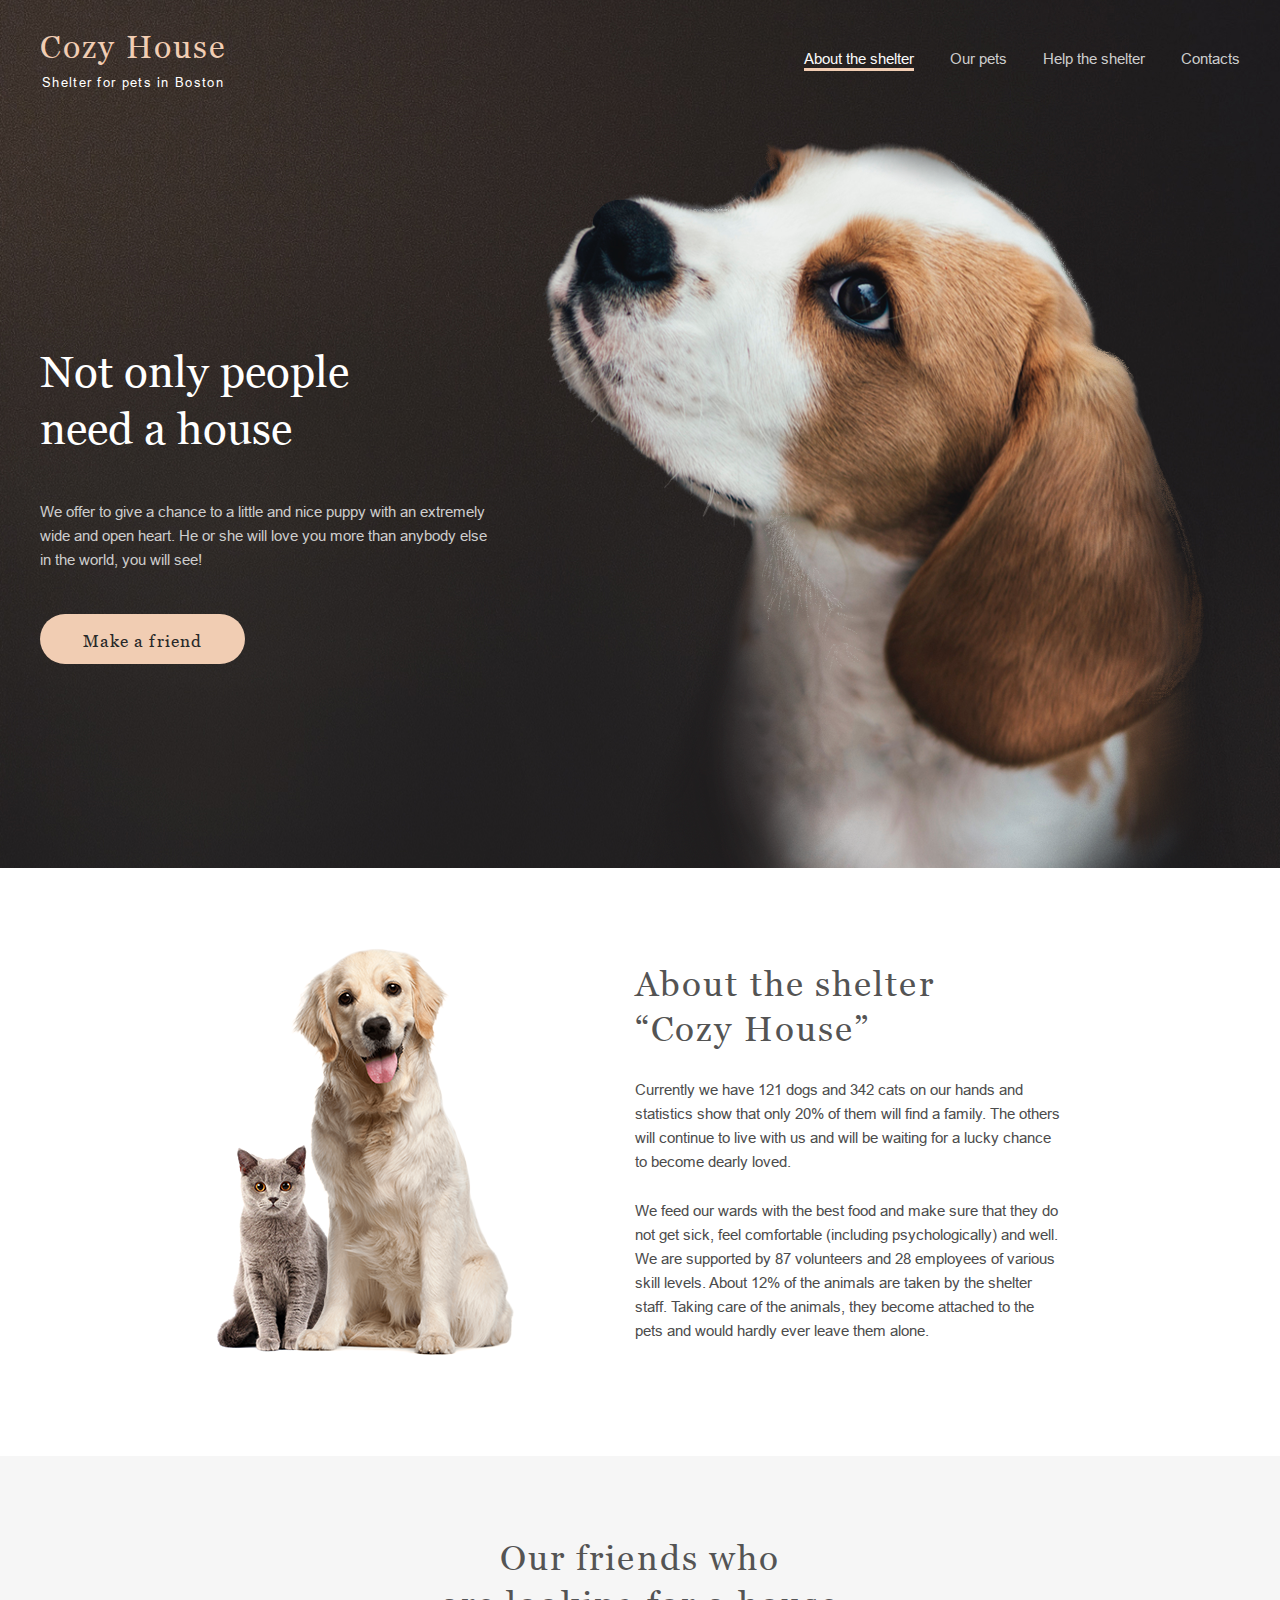
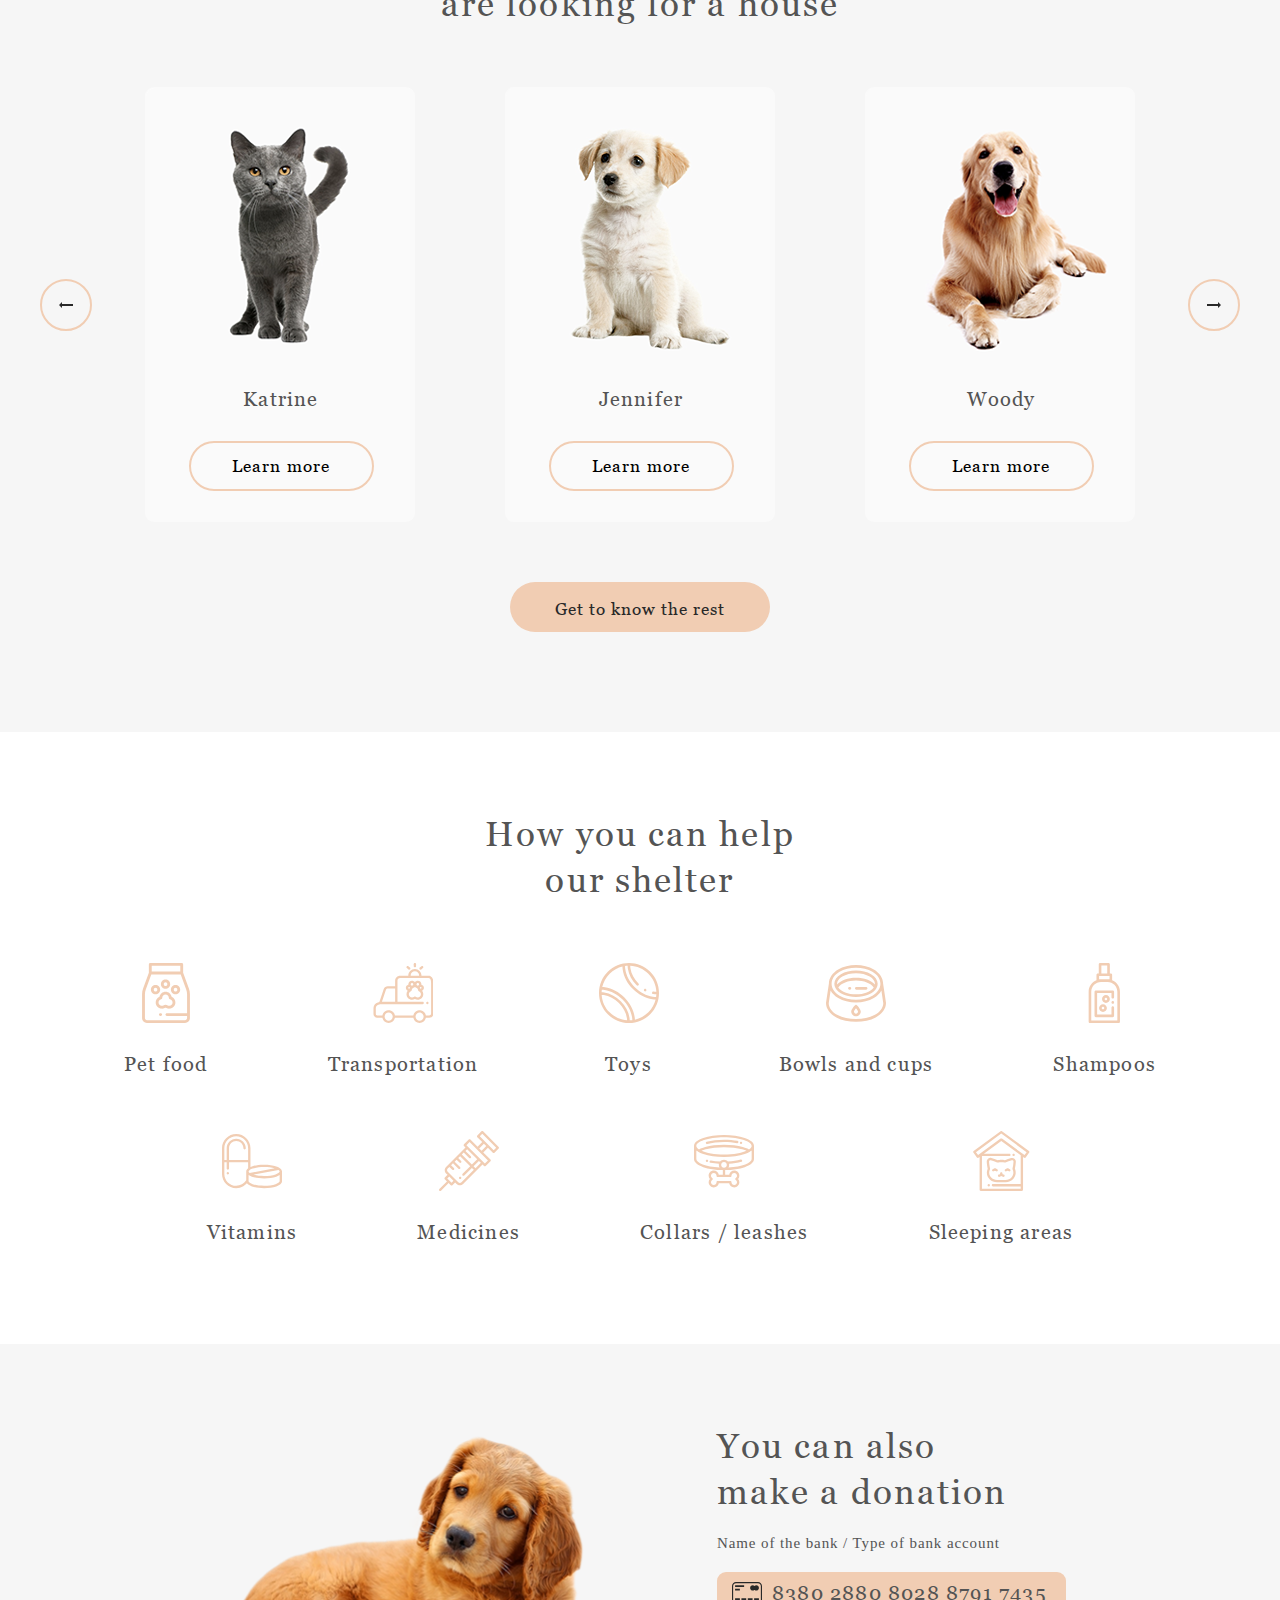
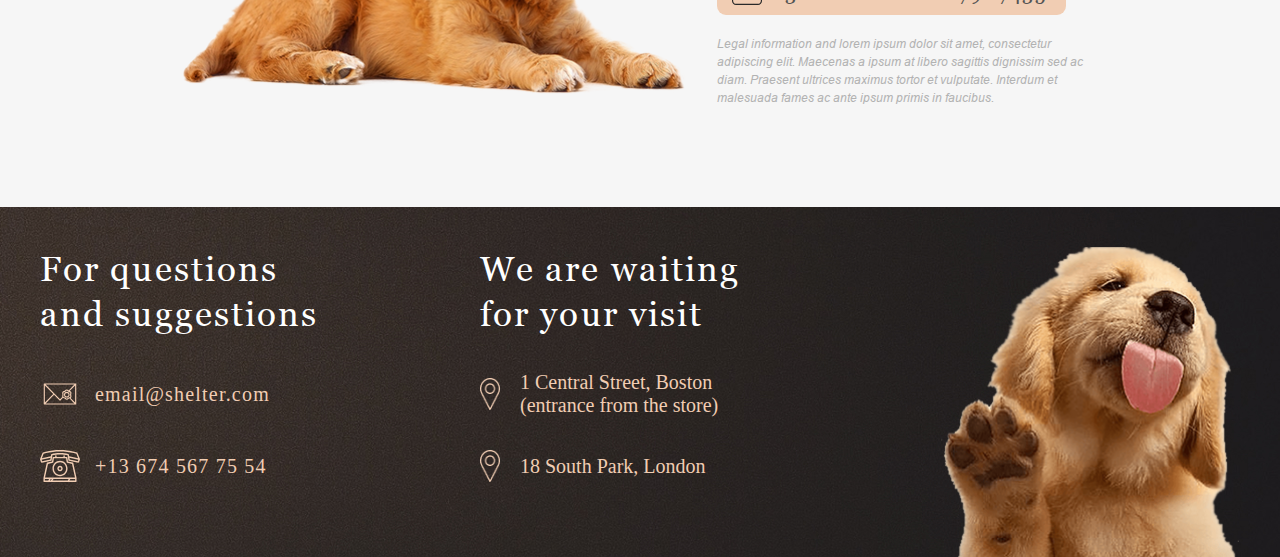
<file: index.html>
<!DOCTYPE html>
<html lang="en">

<head>
    <meta charset="UTF-8">
    <meta http-equiv="X-UA-Compatible" content="IE=edge">
    <meta name="viewport" content="width=device-width, initial-scale=1.0">
    <title>main</title>
    <link rel="shortcut icon" href="favicon.ico" type="image/x-icon">
    <link rel="stylesheet" href="./css/normalize.css">
    <link rel="stylesheet" href="./css/style.css">
    <link rel="stylesheet" href="./css/adaptiv-style.css">
    <link rel="stylesheet" href="./fonts/stylesheet.css">
</head>

<body>

    <header class="header">
        <div class="wrapper">
            <div class="nav__bar">
                <div class="header__logo">
                    <p class="title__logo">
                        <a href="#">Cozy House</a>
                    </p>
                    <p class="subtitle__logo">Shelter for pets in Boston</p>
                </div>
                <nav class="nav">
                    <div class="nav__burger">
                        <div class="burger-line"></div>
                        <div class="burger-line"></div>
                        <div class="burger-line"></div>
                    </div>
                    <ul class="nav__list">
                        <li class="nav_link activ">
                            <a href="#">About the shelter</a>
                        </li>
                        <li class="nav_link">
                            <a href="pets.html">Our pets</a>
                        </li>
                        <li class="nav_link">
                            <a href="#help">Help the shelter</a>
                        </li>
                        <li class="nav_link">
                            <a href="#footer">Contacts</a>
                        </li>
                    </ul>
                </nav>
            </div>
            <div class="not_only">
                <div class="title__text">
                    <h1 class="start_heading">Not only people need a house</h1>
                    <p class="start_subheading">We offer to give a chance to a little and nice puppy with an
                        extremely wide and open heart. He or she will love you more than anybody else in the world,
                        you will see!</p>
                    <div class="start_button"><a href="#our_friends">Make a friend</a></div>
                </div>
                <div class="start__img">
                    <img src="./images/startScreenPuppy.png" alt="Puppy">
                </div>
            </div>
        </div>
    </header>
    <main class="main">
        <div class="about">
            <div class="wrapper">
                <div class="about__item">
                    <div class="about__img"></div>
                    <div class="about__content">
                        <h3 class="about__title">About the shelter “Cozy House”</h3>
                        <p class="about__text">Currently we have 121 dogs and 342 cats on our hands and statistics show
                            that only 20% of them will find a family. The others will continue to live with us and will
                            be waiting for a lucky chance to become dearly loved.</p>
                        <p class="about__text">We feed our wards with the best food and make sure that they do not get
                            sick, feel comfortable (including psychologically) and well. We are supported by 87
                            volunteers and 28 employees of various skill levels. About 12% of the animals are taken by
                            the shelter staff. Taking care of the animals, they become attached to the pets and would
                            hardly ever leave them alone.</p>
                    </div>
                </div>
            </div>
        </div>
        <div class="our_friends" id="our_friends">
            <div class="wrapper">
                <div class="pets__content">
                    <h3 class="pets__title">Our friends who<br>are looking for a house</h3>
                    <div class="pets__slider">
                        <div class="pets-arrow left"></div>
                        <div class="pets_cards">
                            <div class="pets__card katrine">
                                <div class="pet_img"></div>
                                <div class="pet_title">Katrine</div>
                                <button class="pet_button">Learn more</button>
                            </div>
                            <div class="pets__card jennifer">
                                <div class="pet_img"></div>
                                <div class="pet_title">Jennifer</div>
                                <button class="pet_button">Learn more</button>
                            </div>
                            <div class="pets__card woody">
                                <div class="pet_img"></div>
                                <div class="pet_title">Woody</div>
                                <button class="pet_button">Learn more</button>
                            </div>
                        </div>
                        <div class="pets-arrow rigth"></div>
                    </div>
                    <div class="pets_button"><a href="pets.html">Get to know the rest</a></div>
                </div>
            </div>
        </div>
        <div class="help" id="help">
            <div class="wrapper">
                <div class="help__content">
                    <h3 class="help__title">How you can help<br>our shelter</h3>
                    <div class="help__items">
                        <div class="help__item">
                            <div class="help-img food"></div>
                            <p class="subscribe">Pet food</p>
                        </div>
                        <div class="help__item">
                            <div class="help-img transport"></div>
                            <p class="subscribe">Transportation</p>
                        </div>
                        <div class="help__item">
                            <div class="help-img toys"></div>
                            <p class="subscribe">Toys</p>
                        </div>
                        <div class="help__item">
                            <div class="help-img cups"></div>
                            <p class="subscribe">Bowls and cups</p>
                        </div>
                        <div class="help__item">
                            <div class="help-img shampoos"></div>
                            <p class="subscribe">Shampoos</p>
                        </div>
                        <div class="help__item">
                            <div class="help-img vitamins"></div>
                            <p class="subscribe">Vitamins</p>
                        </div>
                        <div class="help__item">
                            <div class="help-img medicines"></div>
                            <p class="subscribe">Medicines</p>
                        </div>
                        <div class="help__item">
                            <div class="help-img leashes"></div>
                            <p class="subscribe">Collars / leashes</p>
                        </div>
                        <div class="help__item">
                            <div class="help-img areas"></div>
                            <p class="subscribe">Sleeping areas</p>
                        </div>
                    </div>
                </div>
            </div>
        </div>

        <div class="in_addition">
            <div class="wrapper">
                <div class="donation__items">
                    <div class="donation__img"></div>
                    <div class="donation__content">
                        <h3 class="donation__title">You can also make a donation</h3>
                        <div class="donation__bank">Name of the bank / Type of bank account</div>
                        <div class="donation__card">
                            <div class="donation__icon"></div>
                            <div class="donation__number"><a href="#">8380 2880 8028 8791 7435</a></div>
                        </div>
                        <div class="donation__text">Legal information and lorem ipsum dolor sit amet, consectetur
                            adipiscing elit. Maecenas a ipsum at libero sagittis dignissim sed ac diam. Praesent
                            ultrices maximus tortor et vulputate. Interdum et malesuada fames ac ante ipsum primis in
                            faucibus.</div>
                    </div>
                </div>
            </div>
        </div>
    </main>
    <footer class="footer" id="footer">
        <div class="wrapper">
            <div class="footer__content">
                <div class="footer__contacts">
                    <h3 class="footer__title">For questions and suggestions</h3>
                    <div class="footer__text mail"><a href="mailto:email@shelter.com">email@shelter.com</a></div>
                    <div class="footer__text phone"><a href="tel:+136745677554">+13 674 567 75 54</a></div>
                </div>
                <div class="footer__locations">
                    <h3 class="footer__title">We are waiting for your visit</h3>
                    <div class="footer__text addres"><a href="https://goo.gl/maps/7xgdKZrXdMcSL53f7" target="_blank">1
                            Central Street, Boston (entrance from the store)</a>
                    </div>
                    <div class="footer__text addres"><a href="https://goo.gl/maps/SDPZzGTDpEyvoeED9" target="_blank">18
                            South Park, London</a></div>
                </div>
                <div class="footer__img"></div>
            </div>
        </div>
    </footer>
    <script src="./js/index.js"></script>
</body>

</html>
</file>
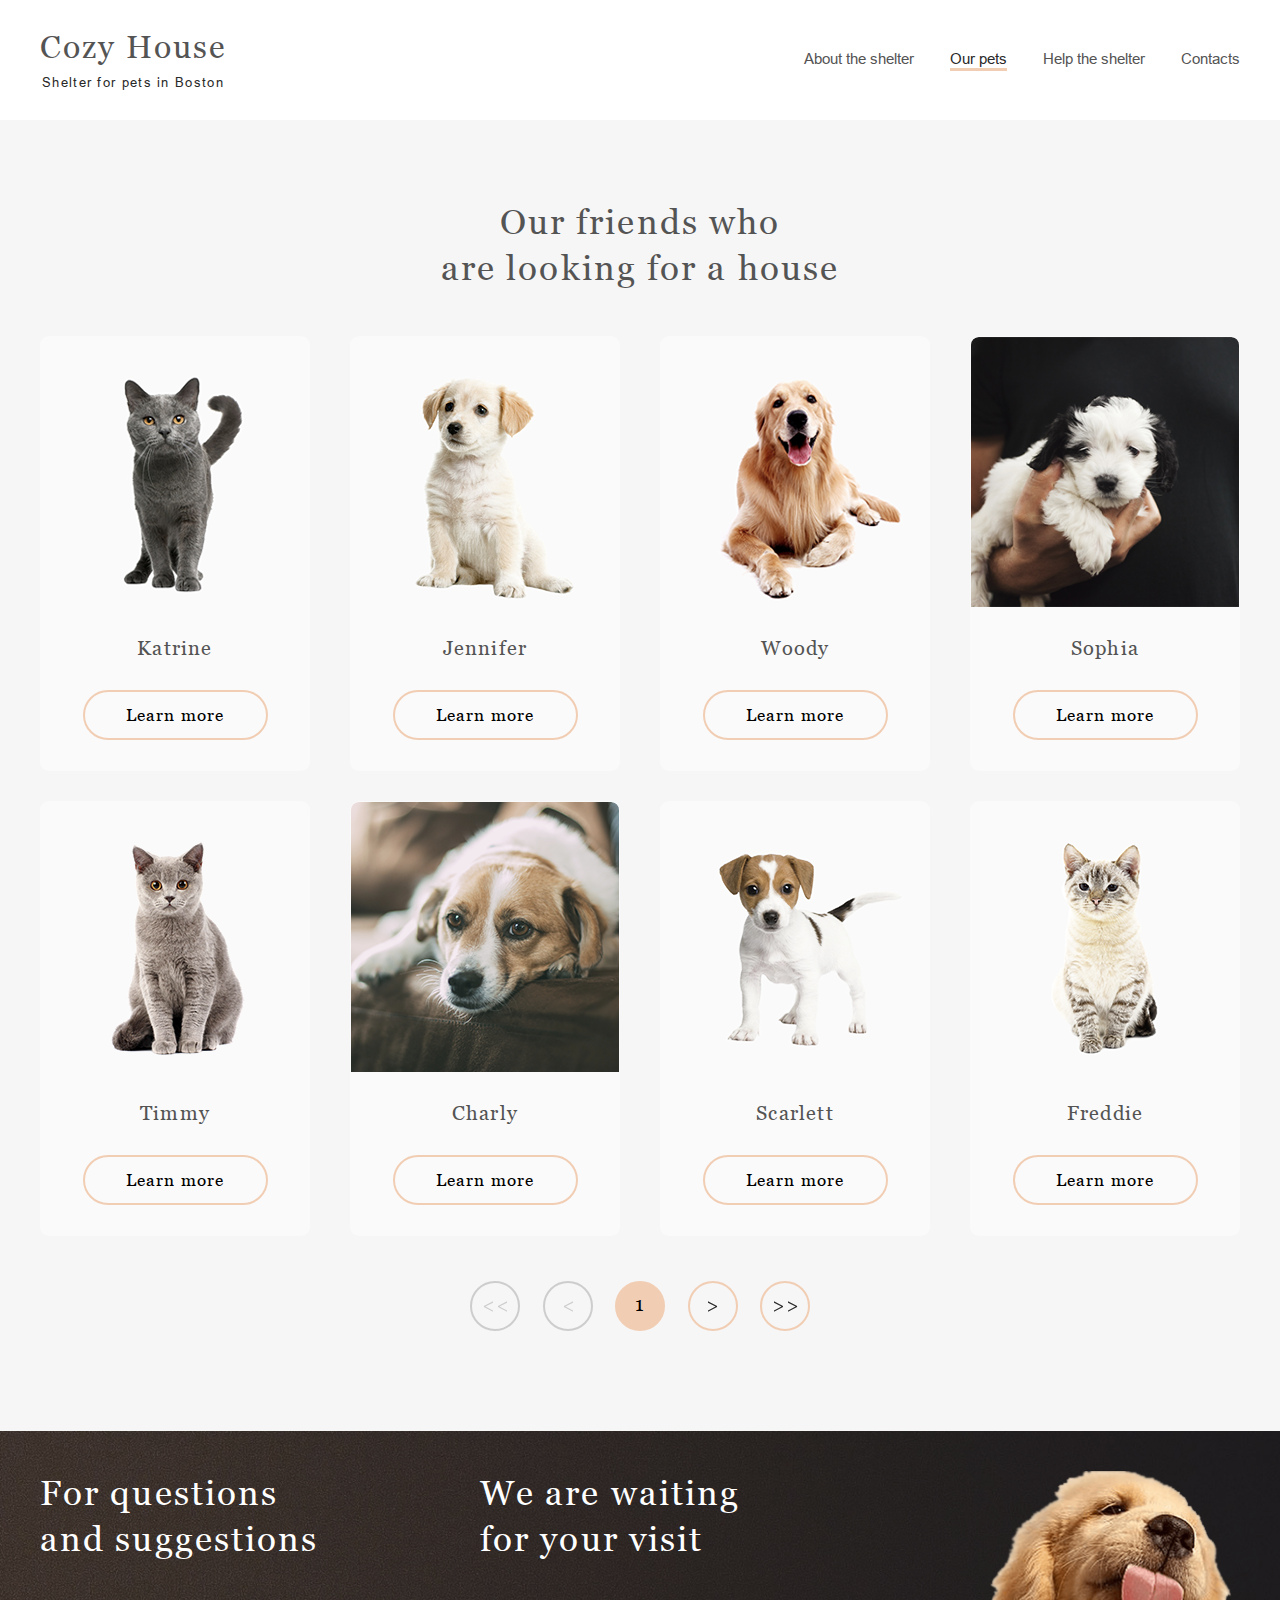
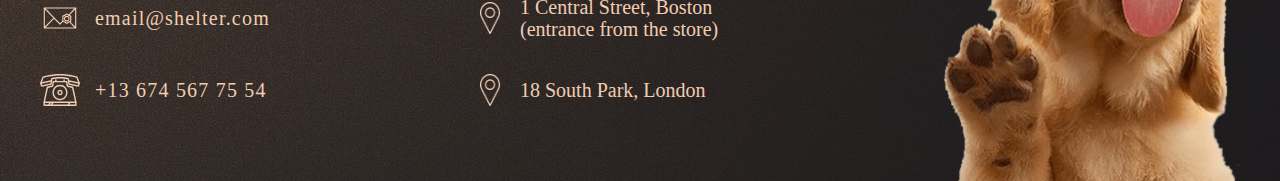
<file: pets.html>
<!DOCTYPE html>
<html lang="en">

<head>
    <meta charset="UTF-8">
    <meta http-equiv="X-UA-Compatible" content="IE=edge">
    <meta name="viewport" content="width=device-width, initial-scale=1.0">
    <title>our-pets</title>
    <link rel="shortcut icon" href="favicon.ico" type="image/x-icon">
    <link rel="stylesheet" href="./css/normalize.css">
    <link rel="stylesheet" href="./css/style-pets.css">
    <link rel="stylesheet" href="./css/adaptiv-style-pets.css">
    <link rel="stylesheet" href="./fonts/stylesheet.css">
</head>

<body>
    <header class="header">
        <div class="wrapper">
            <div class="nav__bar">
                <div class="header__logo">
                    <p class="title__logo">
                        <a href="index.html">Cozy House</a>
                    </p>
                    <p class=" subtitle__logo pets">Shelter for pets in Boston</p>
                </div>
                <nav class="nav">
                    <div class="nav__burger">
                        <div class="burger-line"></div>
                        <div class="burger-line"></div>
                        <div class="burger-line"></div>
                    </div>
                    <ul class="nav__list">
                        <li class="nav_link">
                            <a href="index.html">About the shelter</a>
                        </li>
                        <li class="nav_link activ">
                            <a href="#">Our pets</a>
                        </li>
                        <li class="nav_link">
                            <a href="index.html#help">Help the shelter</a>
                        </li>
                        <li class="nav_link">
                            <a href="#footer">Contacts</a>
                        </li>
                    </ul>
                </nav>
            </div>
        </div>
    </header>
    <div class="our_friends">
        <div class="wrapper">
            <div class="our_friends__content">
                <h1 class="our_friends__title">Our friends who<br>are looking for a house</h1>
                <div class="our-friends__cards">
                    <div class="our-friends__card katrine">
                        <div class="friend_img"></div>
                        <div class="friend_title">Katrine</div>
                        <button class="friend_button">Learn more</button>
                    </div>
                    <div class="our-friends__card jennifer">
                        <div class="friend_img"></div>
                        <div class="friend_title">Jennifer</div>
                        <button class="friend_button">Learn more</button>
                    </div>
                    <div class="our-friends__card woody">
                        <div class="friend_img"></div>
                        <div class="friend_title">Woody</div>
                        <button class="friend_button">Learn more</button>
                    </div>
                    <div class="our-friends__card sophia">
                        <div class="friend_img"></div>
                        <div class="friend_title">Sophia</div>
                        <button class="friend_button">Learn more</button>
                    </div>
                    <div class="our-friends__card timmy">
                        <div class="friend_img"></div>
                        <div class="friend_title">Timmy</div>
                        <button class="friend_button">Learn more</button>
                    </div>
                    <div class="our-friends__card charly">
                        <div class="friend_img"></div>
                        <div class="friend_title">Charly</div>
                        <button class="friend_button">Learn more</button>
                    </div>
                    <div class="our-friends__card scarlett">
                        <div class="friend_img"></div>
                        <div class="friend_title">Scarlett</div>
                        <button class="friend_button">Learn more</button>
                    </div>
                    <div class="our-friends__card freddie">
                        <div class="friend_img"></div>
                        <div class="friend_title">Freddie</div>
                        <button class="friend_button">Learn more</button>
                    </div>
                </div>
                <div class="nav_items">
                    <div class="nav_item double left"></div>
                    <div class="nav_item left"></div>
                    <div class="nav_item activ">1</div>
                    <div class="nav_item rigth"></div>
                    <div class="nav_item double rigth"></div>
                </div>
            </div>
        </div>
    </div>
    <footer class="footer" id="footer">
        <div class="wrapper">
            <div class="footer__content">
                <div class="footer__contacts">
                    <h3 class="footer__title">For questions and suggestions</h3>
                    <div class="footer__text mail"><a href="mailto:email@shelter.com">email@shelter.com</a></div>
                    <div class="footer__text phone"><a href="tel:+136745677554">+13 674 567 75 54</a></div>
                </div>
                <div class="footer__locations">
                    <h3 class="footer__title">We are waiting for your visit</h3>
                    <div class="footer__text addres"><a href="https://goo.gl/maps/7xgdKZrXdMcSL53f7" target="_blank">1
                            Central Street, Boston (entrance from the store)</a>
                    </div>
                    <div class="footer__text addres"><a href="https://goo.gl/maps/SDPZzGTDpEyvoeED9" target="_blank">18
                            South Park, London</a></div>
                </div>
                <div class="footer__img"></div>
            </div>
        </div>
    </footer>
    <script src="./js/index.js"></script>
</body>

</html>
</file>
<file: css/style.css>
/*my Var*/
@import './var.css';

/* MyStyle */
* {
    box-sizing: border-box;
}

html {
    scroll-behavior: smooth;
}

p,
ul,
li,
ol,
h1,
h2,
h3 {
    margin: 0;
    padding: 0;
    font-weight: normal;
}

a {
    text-decoration: none;
    color: inherit;
}

h1 {
    font-family: 'Georgia';
    font-size: 44px;
    line-height: 130%;
}

h3 {
    font-family: 'Georgia';
    font-size: 35px;
    line-height: 130%;
    letter-spacing: 0.06em;
}

.wrapper {
    max-width: 1280px;
    margin: 0 auto;
    padding: 0 40px;
}

.header {
    background:
        url(../images/startScreenBG.jpg),
        radial-gradient(100% 215.42% at 0% 0%, #5B483A 0%, #262425 100%), #211F20;
    color: var(--white-color);
    padding-top: 30px;
    background-repeat: no-repeat;
    background-size: cover;
}

.nav__bar {
    display: flex;
    justify-content: space-between;
    align-items: center;
    margin-bottom: 50px;
}

.header__logo {
    min-width: 186px;
    display: flex;
    flex-direction: column;
    align-items: center;
    cursor: pointer;
}

.title__logo {
    font-family: 'Georgia';
    font-size: 32px;
    font-style: normal;
    letter-spacing: 0.06em;
    color: var(--primary_color);
    line-height: 110%;
    padding-bottom: 10px;
}

.subtitle__logo {
    padding: 0;
    margin: 0;
    font-family: 'Arial';
    font-size: 13px;
    line-height: 15px;
    letter-spacing: 0.1em;
}

.nav {
    display: flex;
    align-items: center;
}

.nav__burger {
    width: 30px;
    height: 22px;
    flex-direction: column;
    justify-content: space-between;
    transition: all 0.5s;
    cursor: pointer;
    display: none;
}

.burger-line {
    width: 100%;
    height: 2px;
    background-color: var(--primary_color);
}

.nav__burger:hover .burger-line {
    background-color: var(--hover-color);
    transition: all 0.3s;
}


.nav__list {
    list-style: none;
    display: flex;
    justify-content: space-between;
    flex-wrap: wrap;
    gap: 21px;
    font-family: 'Arial';
    font-size: 15px;
    font-style: normal;
    font-weight: 400;
    transition: all 0.5s;
}

.nav_link {
    margin-left: 15px;
    color: var(--dark-color-4);
    cursor: pointer;
    transition: all 0.3s;
    border-bottom: 3px solid rgba(0, 0, 0, 0);
    line-height: 1.3em;
    color: var(--dark-color-4);
}

.nav_link.activ {
    color: var(--ligth-color);
    border-bottom: 3px solid var(--primary_color);
}

.nav_link:hover {
    color: var(--ligth-color);
    transition: all 0.3s;
    border-bottom: 3px solid var(--primary_color);
}


.title__text {
    width: 460px;
    padding-right: 42px;
    display: flex;
    flex-direction: column;
    justify-content: center;
}

.start_heading {
    width: 310px;
    color: var(--white-color);
}

.start_subheading {
    display: inline-block;
    width: 460px;
    font-family: 'Arial';
    color: var(--dark-color-4);
    font-size: 15px;
    line-height: 160%;
    margin: 42px 0;
}

.not_only {
    display: flex;
    justify-content: space-between;
}

.start__img {
    display: flex;
    overflow: hidden;
    height: 100%;
}

.start__img img {
    width: 100%;
}

.start_button {
    font-family: 'Georgia';
    font-size: 17px;
    line-height: 50px;
    letter-spacing: 0.06em;
    width: 205px;
    height: 50px;
    text-align: center;
    border: 2px solid rgba(0, 0, 0, 0);
    background-color: var(--primary_color);
    color: var(--dark-color-3);
    border-radius: 100px;
    cursor: pointer;
    transition: all 0.3s;
}

.start_button a {
    padding: 10px 25px;
}

.start_button:hover {
    border: 2px solid var(--hover-color);
    background-color: var(--hover-color);
    color: var(--dark-color-3);
}

.about__item {
    display: flex;
    justify-content: space-between;
    flex-wrap: wrap;
    align-items: center;
    padding: 80px 175px 100px;
}


.about__img {
    width: 300px;
    height: 408px;
    background-image: url(../images/about-pets.png);
    background-repeat: no-repeat;
    background-size: cover;
    background-position: 0;
    overflow: hidden;
}

.about__content {
    width: 430px;
}

.about__title {
    width: 370px;
    color: var(--dark-color);
}

.about__text {
    font-family: 'Arial';
    font-size: 15px;
    line-height: 160%;
    color: var(--dark-color-1);
    padding-top: 25px;
}

.our_friends {
    background-color: var(--dark-color-5);
}

.pets__content {
    padding: 80px 0 100px;
}

.pets__title {
    width: 400px;
    color: var(--dark-color);
    text-align: center;
    margin: 0 auto;
}

.pets__slider {
    padding: 60px 0;
    display: flex;
    justify-content: space-between;
    align-items: center;
}

.pets-arrow {
    width: 52px;
    height: 52px;
    border-radius: 50%;
    border: 2px solid var(--primary_color);
    background-image: url(../images/arrow.svg);
    background-repeat: no-repeat;
    background-position: center;
    cursor: pointer;
    transition: all 0.3s;
}

.pets-arrow.rigth {
    rotate: 180deg;
}

.pets-arrow:hover {
    background-color: var(--hover-color);
    border: 2px solid var(--hover-color);
    transition: all 0.3s;
}

.pets_cards {
    width: auto;
    display: flex;
    justify-content: space-around;
    gap: 90px
}

.pets__card {
    width: 270px;
    height: 435px;
    display: flex;
    flex-direction: column;
    align-items: center;
    justify-content: space-between;
    flex-wrap: wrap;
    border-radius: 9px;
    background-color: var(--ligth-color);
    padding-bottom: 30px;
    font-family: 'Georgia';
    cursor: pointer;
    border: 1px solid rgba(0, 0, 0, 0);
    transition: all 0.3s;
    overflow: hidden;
}

.pets__card:hover {
    box-shadow: 0px 2px 35px 14px rgba(13, 13, 13, 0.04);
}

.pets__card:hover .pet_button {
    opacity: unset;
    border: 2px solid var(--hover-color);
    background-color: var(--hover-color);
}

.pet_img {
    width: 270px;
    height: 270px;
    background-position: center;
    background-repeat: no-repeat;
    background-size: cover;
    transition: all 0.5s;
}

.katrine>.pet_img {
    background-image: url(../images/katrine.png);
}

.jennifer>.pet_img {
    background-image: url(../images/jennifer.png);
}

.woody>.pet_img {
    background-image: url(../images/woody.png);
}

.pet_title {
    color: var(--dark-color);
    font-size: 20px;
    line-height: 23px;
    letter-spacing: 0.06em;
}

.pet_button {
    width: 185px;
    height: 50px;
    border: 2px solid var(--primary_color);
    font-family: 'Georgia';
    font-size: 17px;
    line-height: 130%;
    letter-spacing: 0.06em;
    background-color: var(--ligth-color);
    border-radius: 100px;
    cursor: pointer;
}

.pets_button {
    display: block;
    margin: 0 auto;
    width: 260px;
    height: 50px;
    text-align: center;
    border: 2px solid rgba(0, 0, 0, 0);
    font-family: 'Georgia';
    font-size: 17px;
    line-height: 50px;
    letter-spacing: 0.06em;
    background-color: var(--primary_color);
    border-radius: 100px;
    color: var(--dark-color-3);
    cursor: pointer;
    transition: all 0.3s;
}

.pets_button:hover {
    border: 2px solid var(--hover-color);
    background-color: var(--hover-color);
}

.help__content {
    padding: 80px 0 100px;
}

.help__title {
    width: 310px;
    color: var(--dark-color);
    margin: 0 auto;
    text-align: center;
    margin-bottom: 60px;
}

.help__items {
    gap: 55px 120px;
    margin: 0 auto;
    display: flex;
    flex-wrap: wrap;
    justify-content: center;
    align-content: space-between;
}

.help__item {
    display: flex;
    flex-direction: column;
    align-items: center;
    justify-content: space-between;
    font-family: 'Georgia';
    font-size: 20px;
    line-height: 115%;
    letter-spacing: 0.06em;
    color: var(--dark-color);
}

.help-img {
    width: 60px;
    height: 60px;
    margin-bottom: 30px;
    background-repeat: no-repeat;
    background-position: center;
}

.help-img.food {
    background-image: url(../images/icon-pet-food.svg);
}

.help-img.transport {
    background-image: url(../images/icon-transportation.svg);
}

.help-img.toys {
    background-image: url(../images/icon-toys.svg);
}

.help-img.cups {
    background-image: url(../images/icon-cups.svg);
}

.help-img.shampoos {
    background-image: url(../images/icon-shampoos.svg);
}

.help-img.vitamins {
    background-image: url(../images/icon-vitamins.svg);
}

.help-img.medicines {
    background-image: url(../images/icon-medicines.svg);
}

.help-img.leashes {
    background-image: url(../images/icon-collars-leashes.svg);
}

.help-img.areas {
    background-image: url(../images/icon-sleeping-area.svg);
}

.in_addition {
    background-color: var(--dark-color-5);
}

.donation__items {
    display: flex;
    justify-content: center;
    gap: 30px;
    padding: 80px 0 100px;
}

.donation__img {
    width: 42%;
    /* height: calc(88vw*0.52); */
    background-image: url(../images/donation-dog.png);
    background-repeat: no-repeat;
    background-position: center;
    background-size: contain;

}

.donation__content {
    width: 380px;
}

.donation__title {
    width: 300px;
    color: var(--dark-color);
}

.donation__bank {
    color: var(--dark-color);
    font-size: 15px;
    line-height: 110%;
    letter-spacing: 0.06em;
    margin: 20px 0;
}

.donation__card {
    width: 349px;
    height: 43px;
    background-color: var(--primary_color);
    color: var(--dark-color);
    border-radius: 9px;
    padding: 10px 15px;
    display: flex;
    gap: 10px;
    margin: 0 0 20px 0;
}

.donation__icon {
    width: 30px;
    height: 23px;
    background-image: url(../images/credit-card.svg);
}

.donation__number {
    font-family: 'Georgia';
    font-size: 20px;
    line-height: 115%;
    letter-spacing: 0.06em;
    cursor: pointer;
}

.donation__text {
    font-family: 'Arial';
    font-style: italic;
    font-size: 12px;
    line-height: 18px;
    color: var(--dark-color-2);
}

.footer {
    background:
        url(../images/startScreenBG.jpg),
        radial-gradient(100% 215.42% at 0% 0%, #5B483A 0%, #262425 100%), #211F20;
    background-repeat: no-repeat;
    background-size: cover;
}

.footer__content {
    display: flex;
    justify-content: space-between;
    padding-top: 40px;
}

.footer__contacts,
.footer__locations {
    height: 235px;
    color: var(--primary_color);
    display: flex;
    flex-direction: column;
    justify-content: space-between;
}

.footer__contacts {
    width: 280px;
}

.footer__locations {
    width: 300px;
}

.footer__text.addres:nth-child(2) {
    line-height: 113%;
}

.footer__title {
    color: var(--white-color);
}

.footer__text {
    background-position: left center;
    background-repeat: no-repeat;
    background-size: contain;
    font-size: 20px;
    line-height: 32px;
    letter-spacing: 0.06em;
}

.footer__contacts>.footer__text {
    padding-left: 55px;
}

.footer__locations>.footer__text {
    padding-left: 40px;
    letter-spacing: normal;
}

.footer__text.mail {
    background-image: url(../images/icon-email.svg);
    background-size: 40px 26px;
}

.footer__text.phone {
    background-image: url(../images/icon-phone.svg);
    background-size: 40px 32px;
}



.footer__text.addres {
    background-image: url(../images/icon-marker.png);
    background-size: 20px 32px;
}

.footer__text:hover {
    color: var(--ligth-color);
}

.footer__img {
    width: 300px;
    height: 310px;
    background-image: url(../images/footer-puppy.png);
    background-repeat: no-repeat;
    background-size: cover;
}
</file>
<file: css/adaptiv-style.css>
@media (max-width: 1030px) {
    .pets__card:last-child {
        display: none;
    }

    .footer__content {
        flex-wrap: wrap;
        justify-content: space-around;
        gap: 65px 30px;
    }
}

@media (max-width: 768px) {
    .wrapper {
        padding: 0 25px;
    }

    .not_only {
        flex-wrap: wrap;
        justify-content: end;
    }

    .nav__bar {
        margin-bottom: 60px;
    }

    .title__text {
        width: 80.5%;
        margin: 0 auto;
        padding: 0 0 100px 0;
    }

    .start_heading,
    .start_subheading {
        margin: 0 9.5%;
    }

    .start_subheading {
        max-width: 460px;
        padding: 42px 0;
    }

    .start_button {
        margin: 0 auto;
    }

    .start__img {
        width: 80.4%;
    }

    .about__item {
        flex-direction: column-reverse;
        padding: 80px 0 100px;
        align-content: center;
    }

    .about__content {
        width: auto;
        max-width: 430px;
        padding-bottom: 80px;
    }

    .pets_cards {
        max-width: 580px;
        justify-content: center;
        margin: 0 12px;
        flex-wrap: wrap;
        gap: 40px;
    }

    .help__content {
        max-width: 630px;
        margin: 0 auto;

    }

    .help__items {
        width: auto;
        height: auto;
        justify-content: center;
        gap: 55px 60px;
    }

    .help__item {
        width: 170px;
    }

    .donation__items {
        max-width: 505px;
        flex-direction: column-reverse;
        align-items: center;
        margin: 0 auto;
        gap: 60px;

    }

    .donation__img {
        width: 65.5vw;
        height: calc(65.5vw*0.52);
    }

    .about__img {
        background-size: 100%;
    }

    .donation__content {
        width: auto;
        max-width: 380px;
    }

    .footer__content {
        padding: 30px 30px 0 30px;
        justify-content: space-around;
        gap: 60px 65px;
    }

    .footer__contacts,
    .footer__locations {
        height: 235px;
    }
}



@media (max-width: 767.5px) {

    .nav {
        justify-content: end;
    }

    .nav__burger {
        display: flex;
        z-index: 1;
        transition: rotate 0.5s;
    }

    .nav__burger.open {
        rotate: 90deg;
        transition: rotate 0.5s;
    }

    .nav_link {
        font-size: 0;
        opacity: 0;
        transition: 0.5s;
    }

    .nav__list {
        position: absolute;
        top: 0;
        right: 0;
        width: 0;
        height: 100vh;
        padding: 0;
        background-color: var(--dark-color-3);
        justify-content: center;
        align-items: center;
        align-content: center;
        gap: 43px;


    }

    .nav__list.open {
        display: flex;
        transform: translateX(0px);
        width: 300px;
    }

    .nav__list.open>.nav_link {
        opacity: 1;
        font-weight: 400;
        font-size: 32px;
        line-height: 160%;
    }

    .nav_link {
        margin: 0;
    }

    .start_subheading {
        width: auto;
    }

    .pets_cards {
        margin: 0 auto;
    }

    .pets__card:not(:first-child) {
        display: none;
    }

    .footer__contacts {
        align-items: center;
    }


    .footer__contacts,
    .footer__locations {
        width: 290px;
        height: 208px;
        margin: 0 auto;
    }

    .footer__title {
        margin: 0 auto;
        text-align: center;
    }
}

@media (max-width: 470px) {
    .wrapper {
        padding: 0 10px;
    }

    .help__content {
        padding: 42px 0;
    }

    .help__title {
        margin-bottom: 42px
    }

    .help__items {
        gap: 28px;
    }

    .help__item {
        width: 125px;
        height: 87px;
        font-size: 15px;
    }
}

@media (max-width: 430px) {

    h3 {
        font-size: 25px;
        font-style: normal;
        font-weight: 400;
        letter-spacing: 0.06em;
    }



    .title__text {
        width: 100%;
    }

    .start_heading,
    .start_subheading {
        width: auto;
        margin: 0 auto;
        text-align: center;
    }

    .start_heading {
        width: 230px;
        font-style: normal;
        font-weight: 400;
        font-size: 25px;
        line-height: 130%;
        letter-spacing: 0.06em;
    }

    .start__img {
        min-width: 260px;
    }

    .about__content {
        padding-bottom: 42px;
    }

    .about__item {
        padding: 42px 0;
    }

    .about__title {
        width: 230px;
        text-align: center;
        margin: 0 auto;
    }

    .about__text {
        padding-top: 22px;
    }

    .about__img {
        width: 260px;
        height: 354px;
        margin: 0 auto;
    }

    .pets__content {
        padding: 42px 0;
    }

    .pets__title {
        width: 290px;
    }

    .pets__slider {
        padding: 42px 0;
        display: grid;
        grid-template-columns: auto 80px auto;
        row-gap: 20px;
        justify-items: start;
        justify-content: center;
    }

    .pets_cards {
        grid-column: 1 / 4;
        grid-row: 1 / 2;
    }

    .pets-arrow.left {
        grid-column: 1 / 2;
        grid-row: 2 / 3;
        justify-self: end;
    }

    .pets-arrow.rigth {
        grid-column: 3 / 4;
        grid-row: 2 / 3;
        justify-self: start;
    }

    .help__title {
        width: 230px;
    }

    .help__items {
        justify-content: space-between;
    }

    .donation__items {
        padding: 42px 0;
    }

    .donation__img {
        width: 88vw;
        height: calc(88vw*0.52);
    }

    .donation__title {
        width: 210px;
        margin: 0 auto;
        text-align: center;
    }

    .donation__bank {
        text-align: center;
    }

    .donation__card {
        width: auto;
        max-width: 310px;
        min-width: 280px;
    }

    .donation__number {
        font-size: 15px;
    }

    .donation__items {
        gap: 42px;
    }

    .footer__content {
        padding: 0;
        padding-top: 30px;
        gap: 40px;
    }

    .footer__img {
        width: 81.4vw;
        height: calc(81.4vw*1.035);
    }
}

@media (max-width: 320px) {}
</file>
<file: fonts/stylesheet.css>
@font-face {
    font-family: 'Arial';
    src: url('Arial-ItalicMT.eot');
    src: url('Arial-ItalicMT.eot?#iefix') format('embedded-opentype'),
        url('Arial-ItalicMT.woff2') format('woff2'),
        url('Arial-ItalicMT.woff') format('woff'),
        url('Arial-ItalicMT.ttf') format('truetype'),
        url('Arial-ItalicMT.svg#Arial-ItalicMT') format('svg');
    font-weight: normal;
    font-style: italic;
    font-display: swap;
}

@font-face {
    font-family: 'Arial';
    src: url('ArialMT.eot');
    src: url('ArialMT.eot?#iefix') format('embedded-opentype'),
        url('ArialMT.woff2') format('woff2'),
        url('ArialMT.woff') format('woff'),
        url('ArialMT.ttf') format('truetype'),
        url('ArialMT.svg#ArialMT') format('svg');
    font-weight: normal;
    font-style: normal;
    font-display: swap;
}

@font-face {
    font-family: 'Georgia';
    src: url('Georgia.eot');
    src: url('Georgia.eot?#iefix') format('embedded-opentype'),
        url('Georgia.woff2') format('woff2'),
        url('Georgia.woff') format('woff'),
        url('Georgia.ttf') format('truetype'),
        url('Georgia.svg#Georgia') format('svg');
    font-weight: normal;
    font-style: normal;
    font-display: swap;
}
</file>
<file: css/style-pets.css>
/*my Var*/
@import './var.css';

/* MyStyle */
* {
    box-sizing: border-box;
}

html {
    scroll-behavior: smooth;
}

p,
ul,
li,
ol,
h1,
h2,
h3 {
    margin: 0;
    padding: 0;
    font-weight: normal;
}

a {
    text-decoration: none;
    color: inherit;
}

h1 {
    font-family: 'Georgia';
    font-size: 44px;
    line-height: 130%;
}

h3 {
    font-family: 'Georgia';
    font-size: 35px;
    line-height: 130%;
    letter-spacing: 0.06em;
}

.wrapper {
    max-width: 1280px;
    margin: 0 auto;
    padding: 0 40px;
}

.header {
    color: var(--dark-color);
}

.nav__bar {
    display: flex;
    justify-content: space-between;
    align-items: center;
    padding: 30px 0;
}

.header__logo {
    min-width: 186px;
    display: flex;
    flex-direction: column;
    align-items: center;
    cursor: pointer;
}

.title__logo {
    font-family: 'Georgia';
    font-size: 32px;
    font-style: normal;
    letter-spacing: 0.06em;
    line-height: 110%;
    padding-bottom: 10px;
}

.subtitle__logo {
    padding: 0;
    margin: 0;
    color: var(--dark-color-3);
    font-family: 'Arial';
    font-size: 13px;
    line-height: 15px;
    letter-spacing: 0.1em;
}

.nav {
    display: flex;
    align-items: center;
}

.nav__burger {
    width: 30px;
    height: 22px;
    flex-direction: column;
    justify-content: space-between;
    transition: all 0.5s;
    cursor: pointer;
    display: none;
}

.burger-line {
    width: 100%;
    height: 2px;
    background-color: var(--dark-color);
}

.nav__burger:hover .burger-line {
    background-color: var(--hover-color);
    transition: all 0.3s;
}

.nav__list {
    list-style: none;
    display: flex;
    justify-content: space-between;
    flex-wrap: wrap;
    gap: 21px;
    font-family: 'Arial';
    font-size: 15px;
    font-style: normal;
    font-weight: 400;
    transition: all 0.5s;
}

.nav_link {
    margin-left: 15px;
    color: var(--dark-color);
    cursor: pointer;
    transition: all 0.3s;
    border-bottom: 3px solid rgba(0, 0, 0, 0);
    line-height: 1.3em;
}

.nav_link.activ {
    color: var(--dark-color-3);
    border-bottom: 3px solid var(--primary_color);
}

.nav_link:hover {
    color: var(--dark-color-3);
    transition: all 0.3s;
    border-bottom: 3px solid var(--primary_color);
}

.our_friends {
    background-color: var(--dark-color-5);
}

.our_friends__content {
    padding: 80px 0 100px;
}

.our-friends__cards {
    display: grid;
    grid-template-columns: repeat(auto-fill, minmax(270px, 1fr));
    grid-gap: 30px 40px;
    justify-items: center;
    padding: 45px 0;
}

.our_friends__title {
    width: auto;
    color: var(--dark-color);
    margin: 0 auto;
    font-family: 'Georgia';
    font-weight: normal;
    font-size: 35px;
    letter-spacing: 0.06em;
    text-align: center;
}

.our-friends__card {
    width: 270px;
    height: 435px;
    display: flex;
    flex-direction: column;
    align-items: center;
    justify-content: space-between;
    border-radius: 9px;
    background-color: var(--ligth-color);
    padding-bottom: 30px;
    font-family: 'Georgia';
    cursor: pointer;
    border: 1px solid rgba(0, 0, 0, 0);
    transition: all 0.3s;
    overflow: hidden;
}

.friend_img {
    width: 270px;
    height: 270px;
    background-position: center;
    background-repeat: no-repeat;
    background-size: cover;
    transition: all 0.5s;
}

.friend_title {
    color: var(--dark-color);
    font-size: 20px;
    line-height: 23px;
    letter-spacing: 0.06em;
}

.friend_button {
    width: 185px;
    height: 50px;
    border: 2px solid var(--primary_color);
    font-family: 'Georgia';
    font-size: 17px;
    line-height: 130%;
    letter-spacing: 0.06em;
    background-color: var(--ligth-color);
    border-radius: 100px;
    cursor: pointer;
}

.our-friends__card:hover {
    box-shadow: 0px 2px 35px 14px rgba(13, 13, 13, 0.04);
}


.our-friends__card:hover .friend_button {
    opacity: unset;
    border: 2px solid var(--hover-color);
    background-color: var(--hover-color);
}

.friend_button:hover {
    border: 2px solid var(--hover-color);
    background-color: var(--hover-color);
}

.katrine>.friend_img {
    background-image: url(../images/katrine.png);
}

.jennifer>.friend_img {
    background-image: url(../images/jennifer.png);
}

.woody>.friend_img {
    background-image: url(../images/woody.png);
}

.sophia>.friend_img {
    background-image: url(../images/pets-sophia.png);
}

.timmy>.friend_img {
    background-image: url(../images/pets-timmy.png);
}

.charly>.friend_img {
    background-image: url(../images/pets-charly.png);
}

.scarlett>.friend_img {
    background-image: url(../images/pets-scarlet.png);
}

.freddie>.friend_img {
    background-image: url(../images/pets-freddie.png);
}

.nav_items {
    width: 340px;
    margin: 0 auto;
    display: flex;
    justify-content: space-between;
}

.nav_item {
    width: 50px;
    height: 50px;
    border: 2px solid rgba(0, 0, 0, 0);
    border-radius: 50%;
    /* background-size: contain; */
    background-repeat: no-repeat;
    background-position: center;
    cursor: pointer;
}

.nav_item.double.left {
    background-image: url(../images/lArrowD.svg);
    border-color: var(--dark-color-4);
}

.nav_item.left {
    border-color: var(--dark-color-4);
    background-image: url(../images/lArrow.svg);
}

.nav_item.activ {
    border-color: var(--primary_color);
    background-color: var(--primary_color);
    text-align: center;
    font-family: 'Georgia';
    font-size: 20px;
    letter-spacing: 0.06em;
    line-height: 43px;
}

.nav_item.rigth {
    border-color: var(--primary_color);
    background-image: url(../images/rArrow.svg);
}

.nav_item.double.rigth {
    background-image: url(../images/rArrowD.svg);
    border-color: var(--primary_color);
}

.nav_item.rigth:hover {
    border-color: var(--hover-color);
    transition: all 0.3s;
}

.nav_item.activ:hover {
    background-color: var(--hover-color);
    transition: all 0.3s;
}

.footer {
    background:
        url(../images/startScreenBG.jpg),
        radial-gradient(100% 215.42% at 0% 0%, #5B483A 0%, #262425 100%), #211F20;
    background-repeat: no-repeat;
    background-size: cover;
}

.footer__content {
    display: flex;
    justify-content: space-between;
    padding-top: 40px;
}


.footer__contacts,
.footer__locations {
    height: 235px;
    color: var(--primary_color);
    display: flex;
    flex-direction: column;
    justify-content: space-between;
}

.footer__contacts {
    width: 280px;
}

.footer__locations {
    width: 300px;
}

.footer__title {
    color: var(--white-color);
}

.footer__text {
    background-position: left center;
    background-repeat: no-repeat;
    background-size: contain;
    font-size: 20px;
    line-height: 32px;
    letter-spacing: 0.06em;
}

.footer__contacts>.footer__text {
    padding-left: 55px;
}

.footer__locations>.footer__text {
    padding-left: 40px;
    letter-spacing: normal;
}

.footer__text.mail {
    background-image: url(../images/icon-email.svg);
    background-size: 40px 26px;
}

.footer__text.phone {
    background-image: url(../images/icon-phone.svg);
    background-size: 40px 32px;
}

.footer__text.addres:nth-child(2) {
    line-height: 113%;
}


.footer__text.addres {
    background-image: url(../images/icon-marker.png);
    background-size: 20px 32px;
}

.footer__text:hover {
    color: var(--ligth-color);
}

.footer__img {
    width: 300px;
    height: 310px;
    background-image: url(../images/footer-puppy.png);
    background-repeat: no-repeat;
    background-size: cover;
}
</file>
<file: css/adaptiv-style-pets.css>
@media (max-width: 1030px) {
    .pets__card:last-child {
        display: none;
    }

    .footer__content {
        flex-wrap: wrap;
        justify-content: space-around;
        gap: 65px 30px;
    }
}

@media (max-width: 768px) {
    .wrapper {
        padding: 0 30px;
    }


    .footer__contacts {
        align-items: center;
    }

    .our_friends__content {
        margin: 0 auto;
        max-width: 580px;
        padding: 80px 0 70px;
    }

    .our-friends__cards {
        padding: 30px 0 40px;
        justify-items: center;
    }

    .our-friends__card.scarlett,
    .our-friends__card.freddie {
        display: none;
    }

    .footer__content {
        padding-top: 30px;
        justify-content: space-around;
    }

    .footer__content {
        padding: 30px 30px 0 30px;
        justify-content: space-around;
        gap: 60px 65px;
    }

    .footer__contacts,
    .footer__locations {
        height: 235px;
    }
}

@media (max-width: 767.5px) {
    .nav {
        justify-content: end;
    }

    .nav__burger {
        display: flex;
        z-index: 1;
        transition: rotate 0.5s;
    }

    .nav__burger.open {
        rotate: 90deg;
        transition: rotate 0.5s;
    }

    .nav__burger.open>.burger-line {
        background-color: var(--primary_color);
    }

    .nav_link {
        font-size: 0;
        opacity: 0;
        transition: 0.5s;
    }

    .nav__list {
        position: absolute;
        top: 0;
        right: 0;
        width: 0;
        height: 100vh;
        padding: 0;
        background-color: var(--dark-color-3);
        justify-content: center;
        align-items: center;
        align-content: center;
        gap: 43px;


    }

    .nav__list.open {
        display: flex;
        transform: translateX(0px);
        width: 300px;
    }

    .nav__list.open>.nav_link {
        color: var(--dark-color-4);
        opacity: 1;
        font-weight: 400;
        font-size: 32px;
        line-height: 160%;
    }

    .nav__list.open>.nav_link.activ {
        color: var(--ligth-color);
    }

    .nav__list.open>.nav_link:hover {
        color: var(--ligth-color);
    }

    .nav_link {
        margin: 0;
    }

    .footer__contacts {
        align-items: center;
    }


    .footer__contacts,
    .footer__locations {
        width: 290px;
        height: 208px;
        margin: 0 auto;
    }

    .footer__title {
        margin: 0 auto;
        text-align: center;
    }
}

@media (max-width: 470px) {
    .our_friends__title {
        font-size: 25px;
    }

}

@media (max-width: 430px) {

    .wrapper {
        padding: 0 6%;
    }

    .our_friends__content {
        padding: 42px 0;
    }

    .our-friends__cards {
        padding: 40px 0;
    }

    .our_friends__title,
    h3 {
        font-size: 25px;
        font-style: normal;
        font-weight: 400;
        letter-spacing: 0;
    }

    .our-friends__card.sophia,
    .our-friends__card.timmy,
    .our-friends__card.charly {
        display: none;
    }

    .footer__content {
        padding: 0;
        padding-top: 30px;
        gap: 40px;
    }

    .footer__title {
        letter-spacing: 0.06em;
    }

    .footer__img {
        width: 81.4vw;
        height: calc(81.4vw*1.035);
    }

    .nav_items {
        width: 87.5vw;
    }

}
</file>
